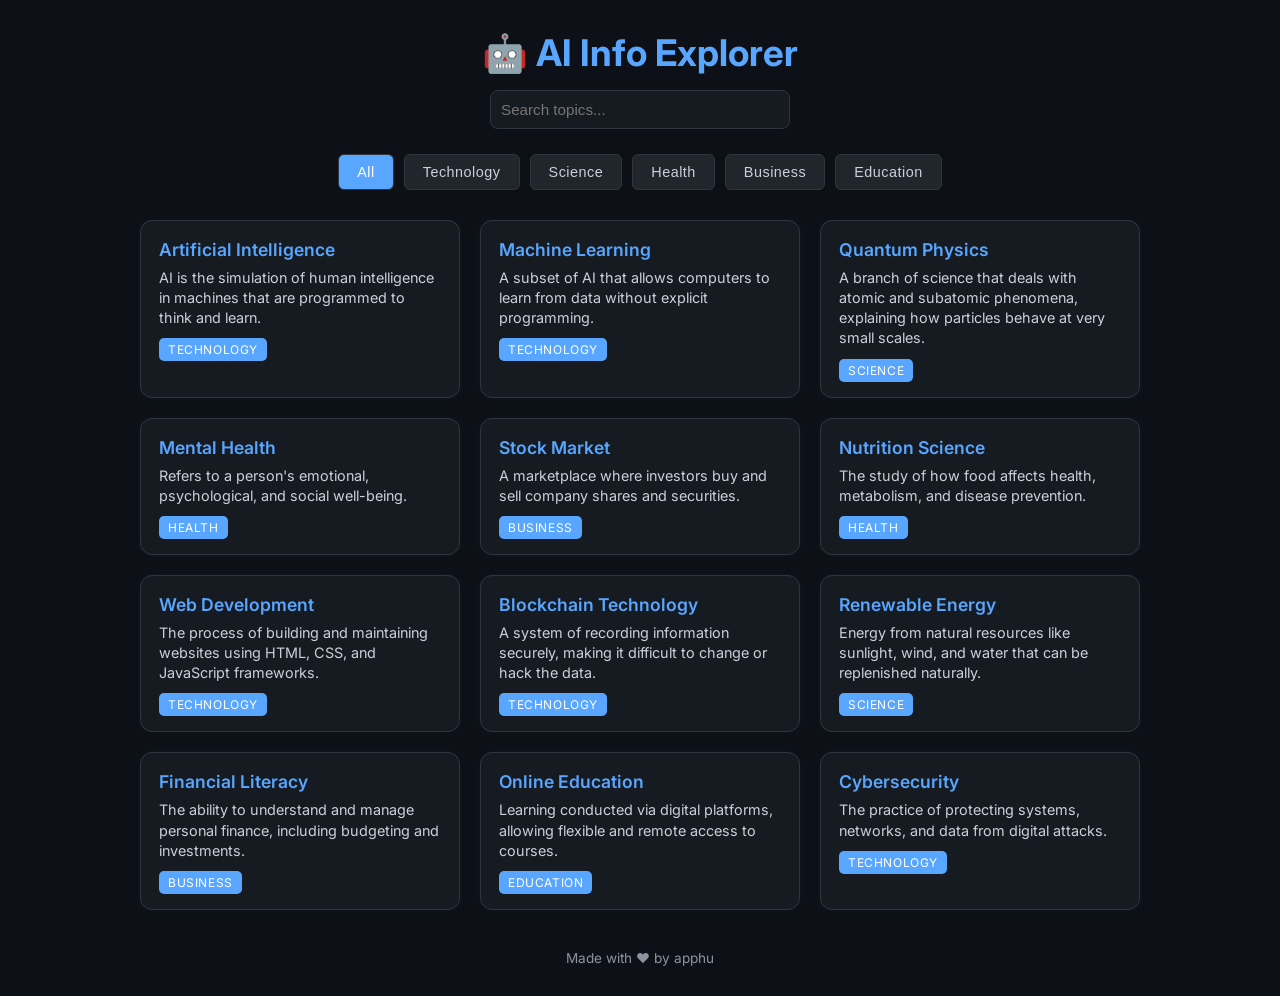
<file: index.html>
<!DOCTYPE html>
<html lang="en">

<head>
    <meta charset="UTF-8">
    <meta name="viewport" content="width=device-width, initial-scale=1.0">
    <title>AI Info Explorer – Smart Search Dashboard</title>
    <link rel="stylesheet" href="apphu.css">
    <!-- Google Fonts -->
    <link href="https://fonts.googleapis.com/css2?family=Inter:wght@400;600;700&display=swap" rel="stylesheet">
</head>

<body>
    <header class="header">
        <h1>🤖 AI Info Explorer</h1>
        <input type="text" id="search" placeholder="Search topics...">
    </header>

    <section class="filters">
        <button class="active" data-category="all">All</button>
        <button data-category="technology">Technology</button>
        <button data-category="science">Science</button>
        <button data-category="health">Health</button>
        <button data-category="business">Business</button>
        <button data-category="education">Education</button>
    </section>

    <main id="cardsContainer" class="cards"></main>

    <footer>
        <p>Made with ❤️ by apphu</p>
    </footer>

    <script src="apphu.js"></script>
</body>

</html>
</file>
<file: apphu.css>
/* RESET */
* {
    margin: 0;
    padding: 0;
    box-sizing: border-box;
}

body {
    font-family: 'Inter', sans-serif;
    background-color: #0d1117;
    color: white;
    min-height: 100vh;
    display: flex;
    flex-direction: column;
    align-items: center;
    padding: 30px 10px;
}

/* HEADER */
.header {
    text-align: center;
    margin-bottom: 25px;
}

.header h1 {
    color: #58a6ff;
    font-size: 2.3rem;
    font-weight: 700;
    margin-bottom: 15px;
}

.header input {
    width: 300px;
    padding: 10px;
    border-radius: 8px;
    border: 1px solid #30363d;
    background-color: #161b22;
    color: #f0f6fc;
    outline: none;
    transition: 0.3s;
    font-size: 0.95rem;
}

.header input:focus {
    border-color: #58a6ff;
}

/* FILTER BUTTONS */
.filters {
    display: flex;
    flex-wrap: wrap;
    justify-content: center;
    gap: 10px;
    margin-bottom: 30px;
}

.filters button {
    background: #21262d;
    border: 1px solid #30363d;
    color: #c9d1d9;
    padding: 9px 18px;
    border-radius: 6px;
    cursor: pointer;
    transition: 0.3s;
    font-size: 0.9rem;
    letter-spacing: 0.5px;
}

.filters button:hover {
    background: #58a6ff;
    color: white;
}

.filters .active {
    background: #58a6ff;
    color: white;
}

/* CARDS */
.cards {
    display: grid;
    grid-template-columns: repeat(auto-fit, minmax(260px, 1fr));
    gap: 20px;
    width: 100%;
    max-width: 1000px;
}

.card {
    background: #161b22;
    border: 1px solid #30363d;
    border-radius: 12px;
    padding: 18px;
    transition: 0.3s;
    box-shadow: 0 0 10px rgba(88, 166, 255, 0.05);
}

.card:hover {
    border-color: #58a6ff;
    transform: translateY(-5px);
}

.card h3 {
    color: #58a6ff;
    font-size: 1.1rem;
    margin-bottom: 8px;
    font-weight: 600;
}

.card p {
    color: #c9d1d9;
    font-size: 0.9rem;
    margin-bottom: 10px;
    line-height: 1.4;
}

.card span {
    background: #58a6ff;
    color: white;
    font-size: 0.75rem;
    padding: 4px 9px;
    border-radius: 5px;
    text-transform: uppercase;
    letter-spacing: 0.6px;
}

/* FOOTER */
footer {
    margin-top: 40px;
    font-size: 0.85rem;
    color: #8b949e;
    text-align: center;
}
</file>
